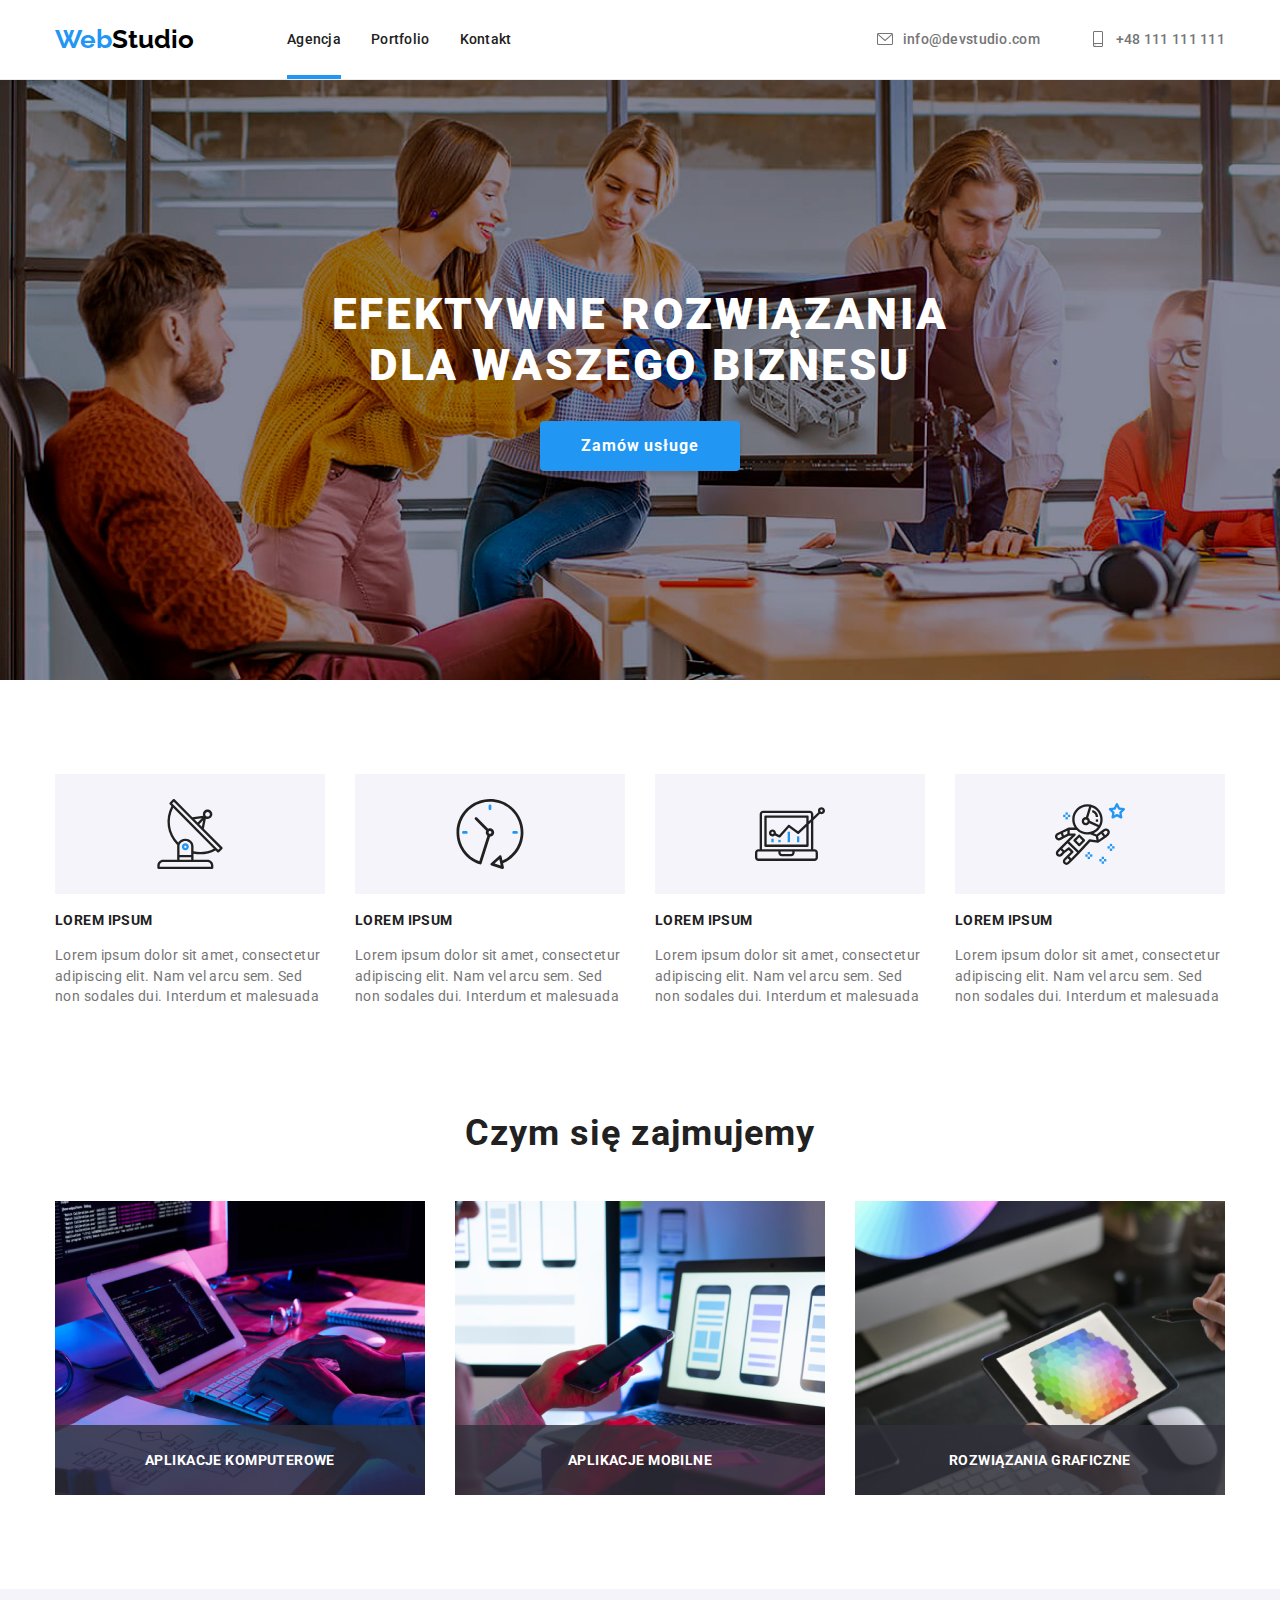
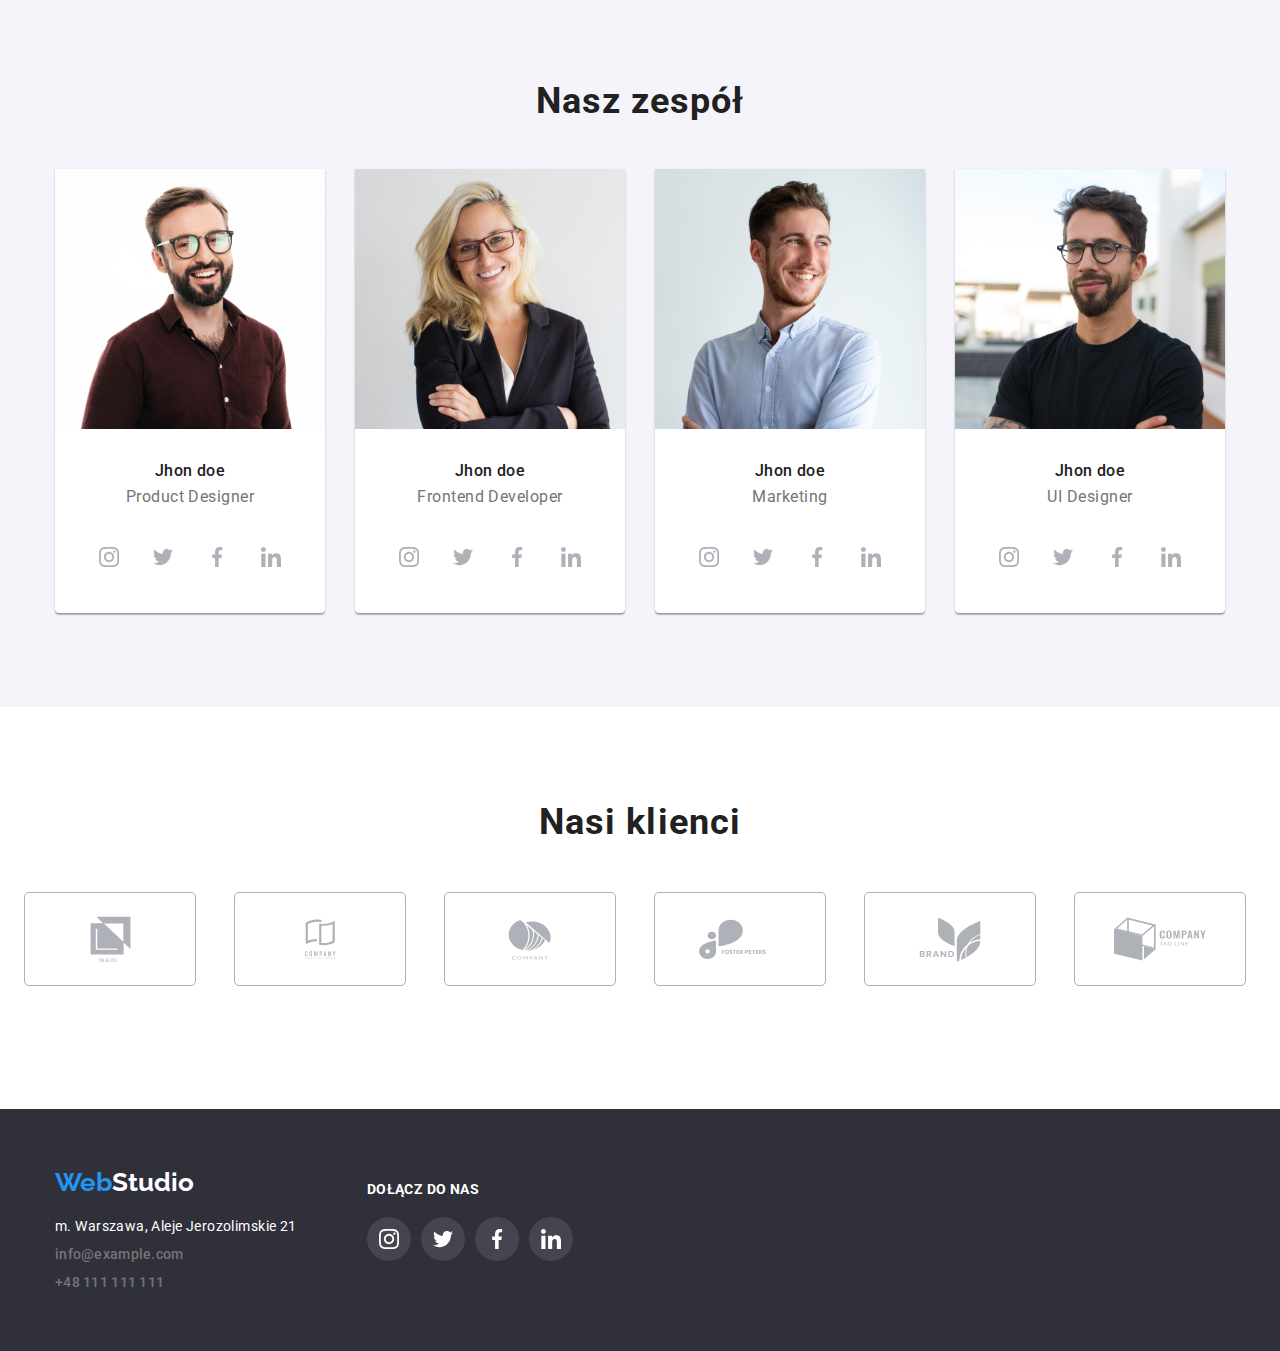
<file: index.html>
<!DOCTYPE html>
<html lang="en">
  <head>
    <meta charset="UTF-8" />
    <meta http-equiv="X-UA-Compatible" content="IE=edge" />
    <meta name="viewport" content="width=device-width, initial-scale=1.0" />
    <title>Document</title>
    <link rel="stylesheet" href="./css/normalise.css" />
    <link rel="stylesheet" href="./css/styles.css" />
    <link rel="preconnect" href="https://fonts.googleapis.com" />
    <link rel="preconnect" href="https://fonts.gstatic.com" crossorigin />
    <link
      href="https://fonts.googleapis.com/css2?family=Raleway:wght@700&family=Roboto:wght@400;500;700;900&display=swap"
      rel="stylesheet"
    />
  </head>
  <body>
    <header>
      <section class="main-section">
        <div class="container">
          <div class="main-flex">
            <div class="logo-link-wraper">
              <div class="logo">
                <a href="./index.html" class="link">
                  <span class="web">Web</span
                  ><span class="webstudio">Studio</span></a
                >
              </div>
              <nav class="navigation">
                <ul class="movement-links">
                  <li><a class="visited-a" href="./index.html">Agencja</a></li>
                  <li><a href="./portfolio.html">Portfolio</a></li>
                  <li><a href="/kontakt"> Kontakt</a></li>
                </ul>
              </nav>
            </div>
            <div class="contact-wrapper">
              <ul class="contacts">
                <li class="mail">
                  <a class="contatcs-width" href="mailto:info@devstudio.com">
                    <svg class="mail-icon" height="12px">
                      <use href="./images/icons.svg#icon-envelope"></use>
                    </svg>
                    <span>info@devstudio.com</span>
                  </a>
                </li>
                <li class="phone">
                  <a class="contatcs-width" href="tel:+48111111111">
                    <svg class="phone-icon" width="10px" height="16px">
                      <use href="./images/icons.svg#icon-smartphone"></use>
                    </svg>
                    <span>+48 111 111 111</span></a
                  >
                </li>
              </ul>
            </div>
          </div>
        </div>
      </section>
    </header>

    <main>
      <section class="order-section">
        <div class="container">
          <div class="order-class">
            <h1>EFEKTYWNE ROZWIĄZANIA DLA WASZEGO BIZNESU</h1>
            <div class="button-spacing">
              <button type="button" data-modal-open>Zamów usługe</button>
            </div>
          </div>
        </div>
      </section>
      <section class="lorem-ipsum-section">
        <div class="container">
          <div class="lorem-ipsum-padding">
            <ul class="lorem-ipsum">
              <li>
                <div class="lorem-svg">
                  <svg width="70" height="70">
                    <use href="./images/icons.svg#icon-antenna"></use>
                  </svg>
                </div>
                <h4>LOREM IPSUM</h4>
                <p>
                  Lorem ipsum dolor sit amet, consectetur adipiscing elit. Nam
                  vel arcu sem. Sed non sodales dui. Interdum et malesuada
                </p>
              </li>
              <li>
                <div class="lorem-svg">
                  <svg width="70" height="70">
                    <use href="./images/icons.svg#icon-clock"></use>
                  </svg>
                </div>
                <h4>LOREM IPSUM</h4>
                <p>
                  Lorem ipsum dolor sit amet, consectetur adipiscing elit. Nam
                  vel arcu sem. Sed non sodales dui. Interdum et malesuada
                </p>
              </li>
              <li>
                <div class="lorem-svg">
                  <svg width="70" height="70">
                    <use href="./images/icons.svg#icon-diagram"></use>
                  </svg>
                </div>
                <h4>LOREM IPSUM</h4>
                <p>
                  Lorem ipsum dolor sit amet, consectetur adipiscing elit. Nam
                  vel arcu sem. Sed non sodales dui. Interdum et malesuada
                </p>
              </li>
              <li>
                <div class="lorem-svg">
                  <svg width="70" height="70">
                    <use href="./images/icons.svg#icon-astronaut"></use>
                  </svg>
                </div>
                <h4>LOREM IPSUM</h4>
                <p>
                  Lorem ipsum dolor sit amet, consectetur adipiscing elit. Nam
                  vel arcu sem. Sed non sodales dui. Interdum et malesuada
                </p>
              </li>
            </ul>
          </div>
        </div>
      </section>
      <section class="what-we-do-section">
        <div class="container">
          <div class="what-we-do-wrapper">
            <h2 class="what-we-do">Czym się zajmujemy</h2>
            <ul class="pictures-what-we-do">
              <li>
                <figue class="pictures-what-we-do-box">
                  <img
                    src="./images/box1.jpg"
                    alt="kodowanie"
                    width="370"
                    height="294"
                  />
                  <figcaption class="pictures-what-we-do-desrciption">
                    <h5>Aplikacje komputerowe</h5>
                  </figcaption>
                </figue>
              </li>
              <li>
                <figure class="pictures-what-we-do-box">
                  <img
                    src="./images/box2.jpg"
                    alt="tworzenie aplikacje"
                    width="370"
                    height="294"
                  />
                  <figcaption class="pictures-what-we-do-desrciption">
                    <h5>Aplikacje mobilne</h5>
                  </figcaption>
                </figure>
              </li>
              <li>
                <figure class="pictures-what-we-do-box">
                  <img
                    src="./images/box3.jpg"
                    alt="tworzenie grafiki"
                    width="370"
                    height="294"
                  />
                  <figcaption class="pictures-what-we-do-desrciption">
                    <h5>Rozwiązania graficzne</h5>
                  </figcaption>
                </figure>
              </li>
            </ul>
          </div>
        </div>
      </section>

      <section class="team-section">
        <div class="container">
          <div class="team-wrapper">
            <h2 class="team">Nasz zespół</h2>
            <ul class="team-description">
              <li>
                <figure class="team-box">
                  <img
                    src="./images/jhon-doe1.jpg"
                    alt="zdjęcie przedstawia jhon doe, uśmiechający sie mężczyzna z brodą krótkimi włosami i okularami"
                    width="270"
                    height="260"
                  />
                  <figcaption>
                    <h4>Jhon doe</h4>
                    <p>Product Designer</p>
                    <ul class="social-media">
                      <li>
                        <svg width="44px" height="44px">
                          <use
                            x="12"
                            y="12"
                            href="./images/icons.svg#icon-instagram"
                            width="20px"
                            height="20px"
                          ></use>
                        </svg>
                      </li>
                      <li>
                        <svg width="44px" height="44px">
                          <use
                            x="12"
                            y="12"
                            href="./images/icons.svg#icon-twitter"
                            width="20px"
                            height="20px"
                          ></use>
                        </svg>
                      </li>
                      <li>
                        <svg width="44px" height="44px">
                          <use
                            x="12"
                            y="12"
                            href="./images/icons.svg#icon-facebook"
                            width="20px"
                            height="20px"
                          ></use>
                        </svg>
                      </li>
                      <li>
                        <svg width="44px" height="44px">
                          <use
                            x="12"
                            y="12"
                            href="./images/icons.svg#icon-linkedin"
                            width="20px"
                            height="20px"
                          ></use>
                        </svg>
                      </li>
                    </ul>
                  </figcaption>
                </figure>
              </li>
              <li>
                <figure class="team-box">
                  <img
                    src="./images/jhon-doe2.jpg"
                    alt=" zdjęcie przedstawia jhon doe, uśmiechającą się kobiete w okularach z długimi blond włosami"
                    width="270"
                    height="260"
                  />
                  <figcaption>
                    <h4>Jhon doe</h4>
                    <p>Frontend Developer</p>
                    <ul class="social-media">
                      <li>
                        <svg width="44px" height="44px">
                          <use
                            x="12"
                            y="12"
                            href="./images/icons.svg#icon-instagram"
                            width="20px"
                            height="20px"
                          ></use>
                        </svg>
                      </li>
                      <li>
                        <svg width="44px" height="44px">
                          <use
                            x="12"
                            y="12"
                            href="./images/icons.svg#icon-twitter"
                            width="20px"
                            height="20px"
                          ></use>
                        </svg>
                      </li>
                      <li>
                        <svg width="44px" height="44px">
                          <use
                            x="12"
                            y="12"
                            href="./images/icons.svg#icon-facebook"
                            width="20px"
                            height="20px"
                          ></use>
                        </svg>
                      </li>
                      <li>
                        <svg width="44px" height="44px">
                          <use
                            x="12"
                            y="12"
                            href="./images/icons.svg#icon-linkedin"
                            width="20px"
                            height="20px"
                          ></use>
                        </svg>
                      </li>
                    </ul>
                  </figcaption>
                </figure>
              </li>
              <li>
                <figure class="team-box">
                  <img
                    src="./images/jhon-doe3.jpg"
                    alt=" zdjęcie przedstawia jhon doe,  uśmiechającego sie mężczyzne o krótkich włosach z brodą  "
                    width="270"
                    height="260"
                  />
                  <figcaption>
                    <h4>Jhon doe</h4>
                    <p>Marketing</p>
                    <ul class="social-media">
                      <li>
                        <svg width="44px" height="44px">
                          <use
                            x="12"
                            y="12"
                            href="./images/icons.svg#icon-instagram"
                            width="20px"
                            height="20px"
                          ></use>
                        </svg>
                      </li>
                      <li>
                        <svg width="44px" height="44px">
                          <use
                            x="12"
                            y="12"
                            href="./images/icons.svg#icon-twitter"
                            width="20px"
                            height="20px"
                          ></use>
                        </svg>
                      </li>
                      <li>
                        <svg width="44px" height="44px">
                          <use
                            x="12"
                            y="12"
                            href="./images/icons.svg#icon-facebook"
                            width="20px"
                            height="20px"
                          ></use>
                        </svg>
                      </li>
                      <li>
                        <svg width="44px" height="44px">
                          <use
                            x="12"
                            y="12"
                            href="./images/icons.svg#icon-linkedin"
                            width="20px"
                            height="20px"
                          ></use>
                        </svg>
                      </li>
                    </ul>
                  </figcaption>
                </figure>
              </li>
              <li>
                <figure class="team-box">
                  <img
                    src="./images/jhon-doe4.jpg"
                    alt="zdjęcie przedstawia jhon doe, uśmiechający sie mężczyzna z brodą krótkimi włosami i okularami "
                    width="270"
                    height="260"
                  />
                  <h4>Jhon doe</h4>
                  <p>UI Designer</p>
                  <ul class="social-media">
                    <li>
                      <svg width="44px" height="44px">
                        <use
                          x="12"
                          y="12"
                          href="./images/icons.svg#icon-instagram"
                          width="20px"
                          height="20px"
                        ></use>
                      </svg>
                    </li>
                    <li>
                      <svg width="44px" height="44px">
                        <use
                          x="12"
                          y="12"
                          href="./images/icons.svg#icon-twitter"
                          width="20px"
                          height="20px"
                        ></use>
                      </svg>
                    </li>
                    <li>
                      <svg width="44px" height="44px">
                        <use
                          x="12"
                          y="12"
                          href="./images/icons.svg#icon-facebook"
                          width="20px"
                          height="20px"
                        ></use>
                      </svg>
                    </li>
                    <li>
                      <svg width="44px" height="44px">
                        <use
                          x="12"
                          y="12"
                          href="./images/icons.svg#icon-linkedin"
                          width="20px"
                          height="20px"
                        ></use>
                      </svg>
                    </li>
                  </ul>
                </figure>
              </li>
            </ul>
          </div>
        </div>
      </section>
      <section>
        <div class="container"></div>
        <div class="clients-wrapper">
          <h2 class="our-clients">Nasi klienci</h2>
          <ul class="clients">
            <li>
              <a class="clients-link svg-container">
                <svg width="41" height="46.7">
                  <use href="./images/icons.svg#icon-Union"></use>
                </svg>
              </a>
            </li>
            <li>
              <a>
                <div class="svg-container">
                  <svg width="40.47" height="40.05">
                    <use href="./images/icons.svg#icon-group"></use>
                  </svg>
                </div>
              </a>
            </li>
            <li>
              <a href="#">
                <div class="svg-container">
                  <svg width="43.46" height="41px">
                    <use href="./images/icons.svg#icon-group-1"></use>
                  </svg>
                </div>
              </a>
            </li>
            <li>
              <a>
                <div class="svg-container">
                  <svg width="84.44" height="40.62">
                    <use href="./images/icons.svg#icon-group-2"></use>
                  </svg>
                </div>
              </a>
            </li>
            <li>
              <a>
                <div class="svg-container">
                  <svg width="62.54" height="45.43">
                    <use href="./images/icons.svg#icon-group-3"></use>
                  </svg>
                </div>
              </a>
            </li>
            <li>
              <a>
                <div class="svg-container">
                  <svg width="93.79px" height="43.93">
                    <use href="./images/icons.svg#icon-group-4"></use>
                  </svg>
                </div>
              </a>
            </li>
          </ul>
        </div>
      </section>
    </main>

    <footer class="footer">
      <section class="contact-section">
        <div class="container">
          <div class="contacts-bellow-wrapper footer-flex">
            <div>
              <a href="./index.html" class="link">
                <span class="web">Web</span
                ><span class="webstudio2">Studio</span></a
              >
              <ul class="contacts-bellow">
                <li><address>m. Warszawa, Aleje Jerozolimskie 21</address></li>
                <li class="contacts-bellow-padding">
                  <a href="mailto:info@example.com">info@example.com</a>
                </li>
                <li class="contacts-bellow-padding">
                  <a href="tel:+48111111111">+48 111 111 111</a>
                </li>
              </ul>
            </div>
            <div class="social-bellow">
              <h4 class="join-us">Dołącz do nas</h4>
              <ul class="social-media-bellow">
                <li>
                  <svg width="44px" height="44px">
                    <use
                      x="12"
                      y="12"
                      href="./images/icons.svg#icon-instagram"
                      width="20px"
                      height="20px"
                    ></use>
                  </svg>
                </li>
                <li>
                  <svg width="44px" height="44px">
                    <use
                      x="12"
                      y="12"
                      href="./images/icons.svg#icon-twitter"
                      width="20px"
                      height="20px"
                    ></use>
                  </svg>
                </li>
                <li>
                  <svg width="44px" height="44px">
                    <use
                      x="12"
                      y="12"
                      href="./images/icons.svg#icon-facebook"
                      width="20px"
                      height="20px"
                    ></use>
                  </svg>
                </li>
                <li>
                  <svg width="44px" height="44px">
                    <use
                      x="12"
                      y="12"
                      href="./images/icons.svg#icon-linkedin"
                      width="20px"
                      height="20px"
                    ></use>
                  </svg>
                </li>
              </ul>
            </div>
          </div>
        </div>
      </section>
    </footer>
    <div class="backdrop is-hidden" data-modal>
      <div class="modal">
        <button class="modal-button" data-modal-close>
          <svg width="11px" height="11px">
            <use href="./images/icons.svg#icon-x"></use>
          </svg>
        </button>
      </div>
    </div>
    <script src="./modal.js"></script>
  </body>
</html>
</file>
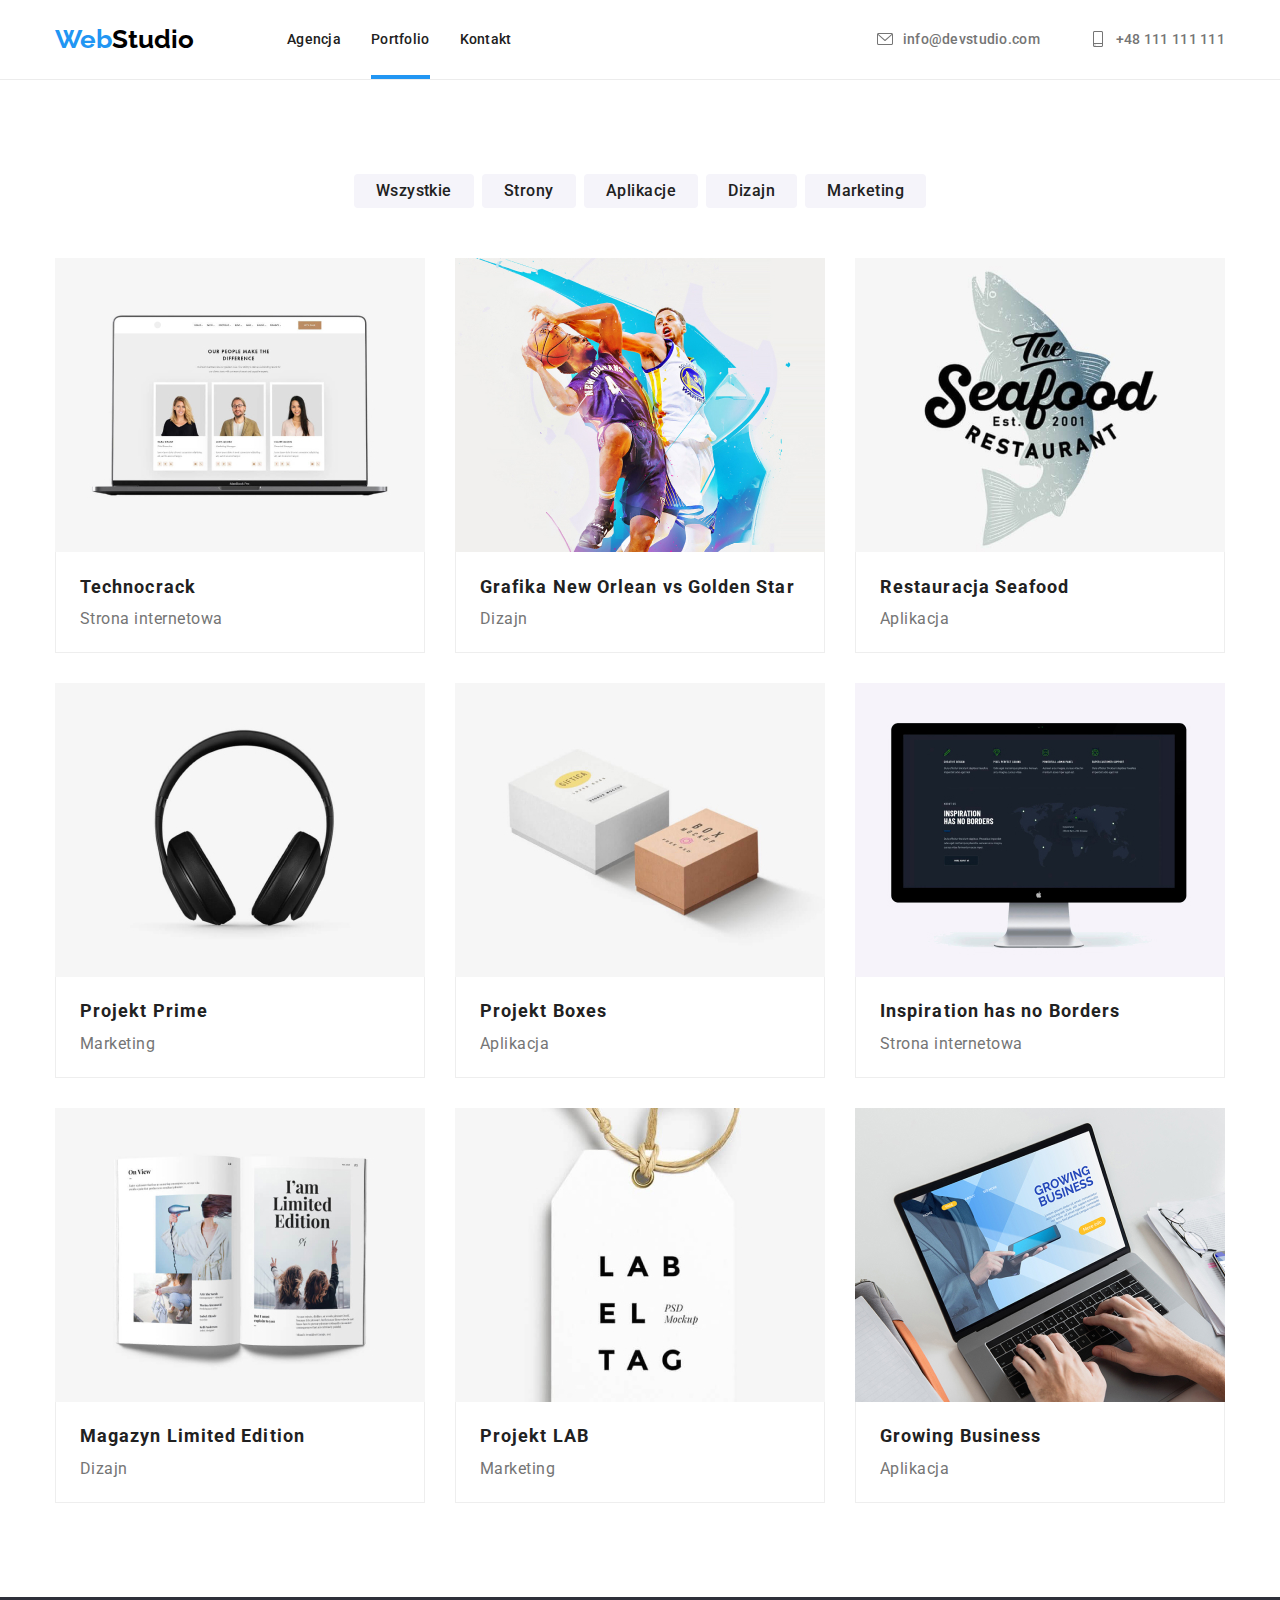
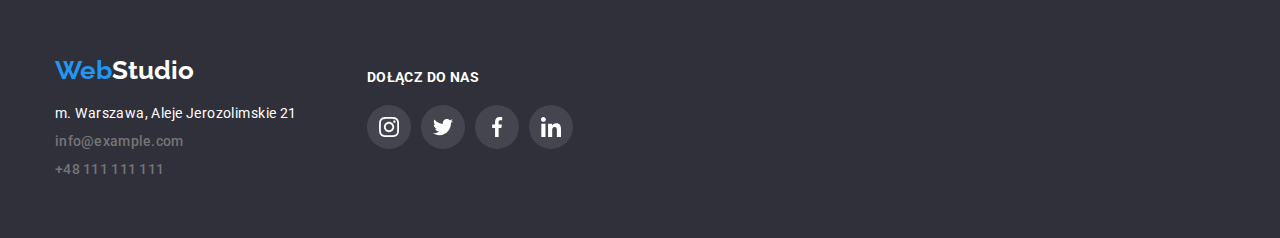
<file: portfolio.html>
<!DOCTYPE html>
<html lang="en">
  <head>
    <meta charset="UTF-8" />
    <meta http-equiv="X-UA-Compatible" content="IE=edge" />
    <meta name="viewport" content="width=device-width, initial-scale=1.0" />
    <title>Document</title>
    <link rel="stylesheet" href="./css/normalise.css" />
    <link rel="stylesheet" href="./css/styles.css" />
    <link rel="preconnect" href="https://fonts.googleapis.com" />
    <link rel="preconnect" href="https://fonts.gstatic.com" crossorigin />
    <link
      href="https://fonts.googleapis.com/css2?family=Raleway:wght@700&family=Roboto:wght@400;500;700;900&display=swap"
      rel="stylesheet"
    />
  </head>
  <body>
    <header>
      <section class="main-section">
        <div class="container">
          <div class="main-flex">
            <div class="logo-link-wraper">
              <div class="logo">
                <a href="./index.html" class="link">
                  <span class="web">Web</span
                  ><span class="webstudio">Studio</span></a
                >
              </div>
              <nav class="navigation">
                <ul class="movement-links">
                  <li><a href="./index.html">Agencja</a></li>
                  <li>
                    <a class="visited-p" href="./portfolio.html">Portfolio</a>
                  </li>
                  <li><a href="/kontakt"> Kontakt</a></li>
                </ul>
              </nav>
            </div>
            <div class="contact-wrapper">
              <ul class="contacts">
                <li class="mail">
                  <a class="contatcs-width" href="mailto:info@devstudio.com">
                    <svg class="mail-icon" height="12px">
                      <use href="./images/icons.svg#icon-envelope"></use>
                    </svg>
                    <span>info@devstudio.com</span>
                  </a>
                </li>
                <li class="phone">
                  <a class="contatcs-width" href="tel:+48111111111">
                    <svg class="phone-icon" width="10px" height="16px">
                      <use href="./images/icons.svg#icon-smartphone"></use>
                    </svg>
                    <span>+48 111 111 111</span></a
                  >
                </li>
              </ul>
            </div>
          </div>
        </div>
      </section>
    </header>

    <main>
      <div class="container">
        <ul class="portfolio-buttons">
          <li><button type="button">Wszystkie</button></li>
          <li><button type="button">Strony</button></li>
          <li><button type="button">Aplikacje</button></li>
          <li><button type="button">Dizajn</button></li>
          <li><button type="button">Marketing</button></li>
        </ul>
        <ul class="project-list">
          <li>
            <figure class="project-list-box">
              <div class="project-list-container">
                <img
                  src="./images/portfolio1.jpg"
                  alt=""
                  width="370"
                  height="294"
                />
                <div class="project-list-overlay">
                  <span class="project-list-text">
                    Technocrack jest popularną platformą wykorzystywaną do
                    rozpowszechniania koronawirusa. Firmy wykorzystują tę
                    platformę do celów szpiegowskich i ataków na
                    niezabezpieczone serwery konkurencji
                  </span>
                </div>
              </div>
              <figcaption>
                <div class="project-box">
                  <h4>Technocrack</h4>
                  <p>Strona internetowa</p>
                </div>
              </figcaption>
            </figure>
          </li>
          <li>
            <figure class="project-list-box">
              <div class="project-list-container">
                <img
                  src="./images/portfolio2.jpg"
                  alt=""
                  width="370"
                  height="294"
                />
                <div class="project-list-overlay">
                  <span class="project-list-text">
                    Technocrack jest popularną platformą wykorzystywaną do
                    rozpowszechniania koronawirusa. Firmy wykorzystują tę
                    platformę do celów szpiegowskich i ataków na
                    niezabezpieczone serwery konkurencji
                  </span>
                </div>
              </div>
              <figcaption>
                <div class="project-box">
                  <h4>Grafika New Orlean vs Golden Star</h4>
                  <p>Dizajn</p>
                </div>
              </figcaption>
            </figure>
          </li>
          <li>
            <figure class="project-list-box">
              <div class="project-list-container">
                <img
                  src="./images/portfolio3.jpg"
                  alt=""
                  width="370"
                  height="294"
                />
                <div class="project-list-overlay">
                  <span class="project-list-text">
                    Technocrack jest popularną platformą wykorzystywaną do
                    rozpowszechniania koronawirusa. Firmy wykorzystują tę
                    platformę do celów szpiegowskich i ataków na
                    niezabezpieczone serwery konkurencji
                  </span>
                </div>
              </div>
              <figcaption>
                <div class="project-box">
                  <h4>Restauracja Seafood</h4>
                  <p>Aplikacja</p>
                </div>
              </figcaption>
            </figure>
          </li>
          <li>
            <figure class="project-list-box">
              <div class="project-list-container">
                <img
                  src="./images/portfolio4.jpg"
                  alt=""
                  width="370"
                  height="294"
                />
                <div class="project-list-overlay">
                  <span class="project-list-text">
                    Technocrack jest popularną platformą wykorzystywaną do
                    rozpowszechniania koronawirusa. Firmy wykorzystują tę
                    platformę do celów szpiegowskich i ataków na
                    niezabezpieczone serwery konkurencji
                  </span>
                </div>
              </div>
              <figcaption>
                <div class="project-box">
                  <h4>Projekt Prime</h4>
                  <p>Marketing</p>
                </div>
              </figcaption>
            </figure>
          </li>
          <li>
            <figure class="project-list-box">
              <div class="project-list-container">
                <img
                  src="./images/portfolio5.jpg"
                  alt=""
                  width="370"
                  height="294"
                />
                <div class="project-list-overlay">
                  <span class="project-list-text">
                    Technocrack jest popularną platformą wykorzystywaną do
                    rozpowszechniania koronawirusa. Firmy wykorzystują tę
                    platformę do celów szpiegowskich i ataków na
                    niezabezpieczone serwery konkurencji
                  </span>
                </div>
              </div>
              <figcaption>
                <div class="project-box">
                  <h4>Projekt Boxes</h4>
                  <p>Aplikacja</p>
                </div>
              </figcaption>
            </figure>
          </li>
          <li>
            <figure class="project-list-box">
              <div class="project-list-container">
                <img
                  src="./images/portfolio6.jpg"
                  alt=""
                  width="370"
                  height="294"
                />
                <div class="project-list-overlay">
                  <span class="project-list-text">
                    Technocrack jest popularną platformą wykorzystywaną do
                    rozpowszechniania koronawirusa. Firmy wykorzystują tę
                    platformę do celów szpiegowskich i ataków na
                    niezabezpieczone serwery konkurencji
                  </span>
                </div>
              </div>
              <figcaption>
                <div class="project-box">
                  <h4>Inspiration has no Borders</h4>
                  <p>Strona internetowa</p>
                </div>
              </figcaption>
            </figure>
          </li>
          <li>
            <figure class="project-list-box">
              <div class="project-list-container">
                <img
                  src="./images/portfolio7.jpg"
                  alt=""
                  width="370"
                  height="294"
                />
                <div class="project-list-overlay">
                  <span class="project-list-text">
                    Technocrack jest popularną platformą wykorzystywaną do
                    rozpowszechniania koronawirusa. Firmy wykorzystują tę
                    platformę do celów szpiegowskich i ataków na
                    niezabezpieczone serwery konkurencji
                  </span>
                </div>
              </div>
              <figcaption>
                <div class="project-box">
                  <h4>Magazyn Limited Edition</h4>
                  <p>Dizajn</p>
                </div>
              </figcaption>
            </figure>
          </li>
          <li>
            <figure class="project-list-box">
              <div class="project-list-container">
                <img
                  src="./images/portfolio8.jpg"
                  alt=""
                  width="370"
                  height="294"
                />
                <div class="project-list-overlay">
                  <span class="project-list-text">
                    Technocrack jest popularną platformą wykorzystywaną do
                    rozpowszechniania koronawirusa. Firmy wykorzystują tę
                    platformę do celów szpiegowskich i ataków na
                    niezabezpieczone serwery konkurencji
                  </span>
                </div>
              </div>
              <figcaption>
                <div class="project-box">
                  <h4>Projekt LAB</h4>
                  <p>Marketing</p>
                </div>
              </figcaption>
            </figure>
          </li>
          <li>
            <figure class="project-list-box">
              <div class="project-list-container">
                <img
                  src="./images/portfolio9.jpg"
                  alt=""
                  width="370"
                  height="294"
                />
                <div class="project-list-overlay">
                  <span class="project-list-text">
                    Technocrack jest popularną platformą wykorzystywaną do
                    rozpowszechniania koronawirusa. Firmy wykorzystują tę
                    platformę do celów szpiegowskich i ataków na
                    niezabezpieczone serwery konkurencji
                  </span>
                </div>
              </div>
              <figcaption>
                <div class="project-box">
                  <h4>Growing Business</h4>
                  <p>Aplikacja</p>
                </div>
              </figcaption>
            </figure>
          </li>
        </ul>
      </div>
    </main>

    <footer>
      <section class="contact-section">
        <div class="container">
          <div class="contacts-bellow-wrapper footer-flex">
            <div>
              <a href="./index.html" class="link">
                <span class="web">Web</span
                ><span class="webstudio2">Studio</span></a
              >
              <ul class="contacts-bellow">
                <li><address>m. Warszawa, Aleje Jerozolimskie 21</address></li>
                <li class="contacts-bellow-padding">
                  <a href="mailto:info@example.com">info@example.com</a>
                </li>
                <li class="contacts-bellow-padding">
                  <a href="tel:+48111111111">+48 111 111 111</a>
                </li>
              </ul>
            </div>
            <div class="social-bellow">
              <h4 class="join-us">Dołącz do nas</h4>
              <ul class="social-media-bellow">
                <li>
                  <svg width="44px" height="44px">
                    <use
                      x="12"
                      y="12"
                      href="./images/icons.svg#icon-instagram"
                      width="20px"
                      height="20px"
                    ></use>
                  </svg>
                </li>
                <li>
                  <svg width="44px" height="44px">
                    <use
                      x="12"
                      y="12"
                      href="./images/icons.svg#icon-twitter"
                      width="20px"
                      height="20px"
                    ></use>
                  </svg>
                </li>
                <li>
                  <svg width="44px" height="44px">
                    <use
                      x="12"
                      y="12"
                      href="./images/icons.svg#icon-facebook"
                      width="20px"
                      height="20px"
                    ></use>
                  </svg>
                </li>
                <li>
                  <svg width="44px" height="44px">
                    <use
                      x="12"
                      y="12"
                      href="./images/icons.svg#icon-linkedin"
                      width="20px"
                      height="20px"
                    ></use>
                  </svg>
                </li>
              </ul>
            </div>
          </div>
        </div>
      </section>
    </footer>
    <script src="./modal.js"></script>
  </body>
</html>
</file>
<file: css/styles.css>
:root {
  --brand-color: #212121;
  --background-color: #ffffff;
  --background-color2: #2f303a;
  --icon-color: #757575;
  --hover-color: #2196f3;
  --background-color3: #f5f4fa;
  --clients-color: #afb1b8;
  --icon-bellow: rgba(255, 255, 255, 1);
}
body {
  font-family: "Roboto", sans-serif;
  color: #212121;
}
.container {
  /* box-sizing: border-box;
      display: flex; */
  max-width: 1200px;
  width: 100%;
  align-items: center;
  margin: 0 auto;
  padding: 0 15px;
}
.web {
  color: #2196f3;
  font-family: "Raleway";
  font-style: normal;
  font-weight: 700;
  font-size: 26px;
  line-height: 100%;
}
.webstudio {
  font-family: "Raleway";
  font-style: normal;
  font-weight: 700;
  font-size: 26px;
  line-height: 100%;
  color: #000000;
}
.webstudio2 {
  font-family: "Raleway";
  font-style: normal;
  font-weight: 700;
  font-size: 26px;
  line-height: 100%;
  color: #ffffff;
}
.link {
  text-decoration: none;
}
.main-section {
  background-color: var(--background-color);
  display: flex;
  align-items: center;
  justify-content: space-around;
  /* position: absolute;
        width: 1600px;
        height: 80px;
        left: 0px;
        top: 0px; */
  border-bottom: 1px solid #ececec;
  width: 100%;
  height: 80px;
}

.order-section {
  background-color: var(--background-color2);
  background-image: linear-gradient(
    rgba(47, 48, 58, 0.4),
    rgba(255, 255, 255, 0)
  );
  background-image: url(../images/background-img.jpg);
  width: 1600px;
  margin: 0 auto;
  width: 100%;
}
.lorem-ipsum-section {
  background-color: var(--background-color);
  width: 100%;
}

.what-we-do-section {
  background-color: var(--background-color);
}
.team-section {
  background-color: var(--background-color3);
}
.contact-section {
  background-color: var(--background-color2);
  width: 100%;
}
.navigation {
  display: flex;
}
.movement-links {
  display: flex;
  width: 254px;
  gap: 30px;

  padding-left: 93px;
  box-sizing: content-box;
}

.movement-links a {
  text-decoration: none;
  font-weight: 500;
  font-size: 14px;
  line-height: 100%;
  letter-spacing: 0.02em;
  color: #212121;
  position: relative;
}
/* .movement-links a:hover:after {
  content: "";
  position: absolute;

  width: 100%;
  height: 4px;
  background-color: #2196f3;
  bottom: -32px;
  left: 0;
} */

.visited-a::after {
  content: "";
  position: absolute;

  width: 100%;
  height: 4px;
  background-color: #2196f3;
  bottom: -32px;
  left: 0;
}
.visited-p::after {
  content: "";
  position: absolute;

  width: 100%;
  height: 4px;
  background-color: #2196f3;
  bottom: -32px;
  left: 0;
}
.movement-links li {
  list-style-type: none;
}

.movement-links a:hover {
  color: #2196f3;
  transition-duration: 250ms;
  transition-timing-function: cubic-bezier(0.4, 0, 0.2, 1);
}

.contacts {
  display: flex;
  gap: 50px;
  width: auto;
  padding-left: 0px;
}
.contacts a {
  text-decoration: none;
  font-weight: 500;
  font-size: 14px;
  line-height: 100%;
  letter-spacing: 0.02em;
  color: #757575;
  display: flex;
  align-items: center;
}

.contacts address {
  font-size: 14px;
  line-height: 146%;
  /* or 171% */

  letter-spacing: 0.03em;

  color: #ffffff;
}
.contacts li {
  list-style-type: none;
}
.contacts a:hover {
  color: #2196f3;
  transition-duration: 250ms;
  transition-timing-function: cubic-bezier(0.4, 0, 0.2, 1);
}
.mail-icon {
  width: 16px;
  --color1: currentColor;
}
.phone-icon {
  --color1: currentColor;
  width: 16px;
}
.contacts a:hover svg {
  fill: #2196f3;
  transition-duration: 250ms;
  transition-timing-function: cubic-bezier(0.4, 0, 0.2, 1);
}
.order-class {
  height: 600px;
  display: flex;
  flex-direction: column;
  align-items: center;
  justify-content: center;
}
.order-section h1 {
  font-weight: 900;
  font-size: 44px;
  line-height: 116%;
  /* or 136% */

  text-align: center;
  letter-spacing: 0.06em;
  text-transform: uppercase;
  width: 696px;
  color: #ffffff;

  box-sizing: content-box;
  margin-top: 0px;
  margin-bottom: 0px;
  padding-bottom: 30px;
}
.order-section button {
  width: 200px;
  height: 50px;

  background: #2196f3;
  box-shadow: 0px 4px 4px rgba(0, 0, 0, 0.15);
  border-radius: 4px;
  font-weight: 700;
  font-size: 16px;
  line-height: 160%;
  /* identical to box height, or 188% */

  letter-spacing: 0.06em;
  color: #ffffff;
  cursor: pointer;
  font-family: "Roboto", sans-serif;

  border: none;
}
.order-section button:hover {
  background-color: #757575;
  color: #000000;
  transition-duration: 250ms;
  transition-timing-function: cubic-bezier(0.4, 0, 0.2, 1);
}
.lorem-ipsum {
  display: flex;
  justify-content: space-between;
  padding-left: 0px;
  margin-top: 94px;
  margin-bottom: 94px;
}
.lorem-svg {
  width: 270px;
  height: 120px;
  background-color: #f5f4fa;
  display: flex;
  justify-content: center;
  align-items: center;
}

.lorem-ipsum h4 {
  font-weight: 700;
  font-size: 14px;
  line-height: 100%;
  letter-spacing: 0.03em;
  text-transform: uppercase;
}
.lorem-ipsum p {
  font-size: 14px;
  line-height: 146%;
  /* or 171% */

  letter-spacing: 0.03em;

  color: #757575;
}
.lorem-ipsum li {
  list-style-type: none;
  width: 270px;
}
.what-we-do-wrapper {
  padding-bottom: 94px;
}
.what-we-do {
  font-weight: 700;
  font-size: 36px;
  line-height: 100%;
  text-align: center;
  letter-spacing: 0.03em;
  margin-top: 0px;
  margin-bottom: 0px;
  padding-bottom: 50px;
}
.pictures-what-we-do {
  display: flex;
  flex-direction: row;
  width: 1170px;
  justify-content: space-between;
  padding-left: 0px;
  margin-top: 0px;
  margin-bottom: 0px;
}
.pictures-what-we-do li {
  list-style-type: none;
}
.pictures-what-we-do-box {
  position: relative;
}
.pictures-what-we-do-box > img {
  display: block;
}
.pictures-what-we-do-desrciption {
  display: flex;
  position: absolute;
  background: rgba(47, 48, 58, 0.8);
  justify-content: center;
  align-items: center;
  width: 100%;

  bottom: 0;
}
.pictures-what-we-do-desrciption h5 {
  color: #ffffff;
  letter-spacing: 0.03em;
  font-weight: 700;
  font-size: 14px;
  line-height: 16px;
  text-transform: uppercase;
  margin-top: 27px;
  margin-bottom: 27px;
}
.team-wrapper {
  padding-top: 94px;
  padding-bottom: 94px;
}
.team {
  font-weight: 700;
  font-size: 36px;
  line-height: 100%;
  text-align: center;
  letter-spacing: 0.03em;
  margin-top: 0px;
  margin-bottom: 0px;
  padding-bottom: 50px;
}
.team-description {
  display: flex;
  justify-content: space-between;
  padding: 0 0;
  margin: 0 0;
}
.team-description h4 {
  font-weight: 500;
  font-size: 16px;
  line-height: 100%;
  /* identical to box height */

  text-align: center;
  letter-spacing: 0.03em;
  padding-top: 30px;
  margin-top: 0px;
  margin-bottom: 0px;
}
.team-description p {
  font-size: 16px;
  line-height: 100%;
  /* identical to box height */

  text-align: center;
  letter-spacing: 0.03em;

  color: #757575;
  margin-top: 0px;
  margin-bottom: 0px;
  padding-top: 10px;
  padding-bottom: 30px;
}
.team-description li {
  list-style-type: none;
}
.portfolio-buttons {
  display: flex;
  padding-left: 0px;
  justify-content: center;
  gap: 8px;
  margin: 0 0;
  padding-top: 94px;
  padding-bottom: 50px;
}
.portfolio-buttons button {
  cursor: pointer;
  border-radius: 4px;

  font-weight: 500;
  font-size: 16px;
  line-height: 139%;
  /* identical to box height, or 162% */

  text-align: center;
  letter-spacing: 0.03em;
  font-family: "Roboto", sans-serif;
  background-color: #f5f4fa;
  color: #212121;
  border: none;
  padding: 6px 22px 6px 22px;
}
.portfolio-buttons li {
  list-style-type: none;
}
.portfolio-buttons button:hover {
  background-color: #2196f3;
  color: #ffffff;
  filter: drop-shadow(0px 4px 4px rgba(0, 0, 0, 0.25));
}
.project-list {
  display: flex;
  flex-wrap: wrap;
  flex-basis: calc((100% - 60%) / 3);
  gap: 30px;
  padding-left: 0px;
  padding-bottom: 94px;
  margin: 0 0;
}
.project-list li {
  list-style-type: none;
}
.project-list h4 {
  font-weight: 700;
  font-size: 18px;
  line-height: 171%;
  /* identical to box height, or 200% */
  padding-right: 24px;
  padding-left: 24px;
  margin: 0 0;
  padding-bottom: 4px;
  padding-top: 20px;
  letter-spacing: 0.06em;
}
.project-list-text {
  font-weight: 400;
  font-size: 18px;
  line-height: 28px;

  letter-spacing: 0.03em;

  color: #ffffff;
}
.project-list p {
  font-size: 16px;
  line-height: 160%;
  /* identical to box height, or 188% */

  letter-spacing: 0.03em;

  color: #757575;
  padding-left: 24px;
  padding-right: 24px;
  padding-bottom: 20px;
  margin: 0 0;
}
.project-list figure:hover {
  box-shadow: 0px 1px 1px rgba(0, 0, 0, 0.12), 0px 4px 4px rgba(0, 0, 0, 0.06),
    1px 4px 6px rgba(0, 0, 0, 0.16);
  cursor: pointer;
}
.project-list-container {
  position: relative;
  overflow: hidden;
}
.project-list-overlay {
  position: absolute;
  width: 100%;
  height: 100%;
  padding: 49px 45px 49px 24px;
}
.project-list-box:hover .project-list-overlay {
  transform: translate(0%, -100%);
  transition: 250ms cubic-bezier(0.4, 0, 0.2, 1);
  background: rgba(33, 150, 243, 0.9);
  height: 100%;
}

.logo {
  display: flex;
}
.main-section-portfolio {
  background-color: var(--background-color);
  display: flex;
  align-items: center;
  justify-content: space-around;
  border-bottom: 1px solid #ececec;
}

figure {
  margin: 0px 0px;
}
.contacts-bellow {
  padding-top: 20px;
  padding-left: 0px;
  margin-top: 0px;
  margin-bottom: 0px;
}
.contacts-bellow a {
  text-decoration: none;
  font-weight: 500;
  font-size: 14px;
  line-height: 100%;
  letter-spacing: 0.02em;
  color: #757575;
}
.contacts-bellow-wrapper {
  padding-top: 60px;
  padding-bottom: 60px;
}
.contacts-bellow address {
  font-size: 14px;
  line-height: 146%;
  /* or 171% */

  letter-spacing: 0.03em;

  color: #ffffff;
  font-style: normal;
}
.contacts-bellow li {
  list-style-type: none;
}
.contacts-bellow a:hover {
  color: #2196f3;
}
.team-box {
  background-color: #ffffff;
  border-radius: 0px 0px 4px 4px;
  box-shadow: 0px 1px 3px rgba(0, 0, 0, 0.12), 0px 1px 1px rgba(0, 0, 0, 0.14),
    0px 2px 1px rgba(0, 0, 0, 0.2);
}
.main-flex {
  display: flex;
  align-items: center;
  justify-content: space-between;
}
.project-box {
  background: #ffffff;
  border-bottom: 1px solid #eeeeee;
  border-left: 1px solid #eeeeee;
  border-right: 1px solid #eeeeee;
  margin-top: -5px;
}
.logo-link-wraper {
  display: flex;
  align-items: center;
}

.mail {
  display: flex;
  align-items: center;
  justify-content: space-between;
}
.phone {
  display: flex;
  align-items: center;
}
.contacts-bellow-padding {
  padding-top: 9px;
}
.social-media {
  display: flex;
  padding-left: 32px;
}
.social-media svg {
  margin-right: 10px;
  margin-bottom: 30px;
  border-radius: 100%;
}
.social-media svg:hover {
  background-color: #2196f3;
  --color1: var(--background-color);
  border-radius: 100%;
  cursor: pointer;
  transition-duration: 250ms;
  transition-timing-function: cubic-bezier(0.4, 0, 0.2, 1);
}
.clients-wrapper {
  padding-top: 94px;
  padding-bottom: 94px;
}
.our-clients {
  font-weight: 700;
  font-size: 36px;
  line-height: 42px;
  text-align: center;
  letter-spacing: 0.03em;

  color: #212121;
  margin-top: 0px;
  margin-bottom: 50px;
}
.clients {
  display: flex;
  gap: 30px;
  justify-content: center;
  padding-left: 0px;
  margin-top: 0px;
  margin-bottom: 0px;
}
.clients li {
  list-style-type: none;
}
.clients svg {
  --color1: var(--clients-color);
}
.clients svg:hover {
  --color1: var(--hover-color);
  --color1: var(--hover-color);
  outline-color: #2196f3;
  transition-duration: 250ms;
  transition-timing-function: cubic-bezier(0.4, 0, 0.2, 1);
}
.clients-link {
  text-decoration: none;
  color: var(--clients-color);
  transition: color 250ms cubic-bezier(0.4, 0, 0.2, 1);
}
.social-media li {
  list-style-type: none;
}
.footer-flex {
  display: flex;
}

.social-media-bellow {
  display: flex;
  padding-left: 0px;
  margin-top: 0px;
  margin-bottom: 0px;
}
.social-media-bellow svg {
  --color1: var(--icon-bellow);
  border-radius: 100%;
}

.social-media-bellow svg:hover {
  background-color: #2196f3;
  --color4: var(--background-color);
  border-radius: 100%;
  cursor: pointer;
  transition-duration: 250ms;
  transition-timing-function: cubic-bezier(0.4, 0, 0.2, 1);
}
.social-media-bellow li {
  list-style-type: none;
  height: 44px;
  background: rgba(255, 255, 255, 0.1);
  border-radius: 100%;
  margin-right: 10px;
}
.join-us {
  font-size: 14px;
  line-height: 16px;
  letter-spacing: 0.03em;
  text-transform: uppercase;

  color: #ffffff;
  margin-top: 0px;
  margin-bottom: 20px;
}
.social-bellow {
  margin-top: 12px;
  margin-left: 70px;
}
.svg-container {
  margin-right: 10px;
  margin-bottom: 30px;
  background: rgba(255, 255, 255, 0.1);
  border-radius: 100%;
  border-radius: 4px;
  outline: 1px solid #afb1b8;
  width: 170px;
  height: 92px;
  display: flex;
  justify-content: center;
  align-items: center;
}
.svg-container:hover svg {
  --color4: var(--hover-color);
  --color1: var(--hover-color);
}
.svg-container:hover {
  outline-color: #2196f3;
  cursor: pointer;
  transition: color 250ms cubic-bezier(0.4, 0, 0.2, 1);
}
.contatcs-width {
  width: auto;
}
.contatcs-width span {
  padding-left: 10px;
}
.is-hidden {
  opacity: 0;
  visibility: hidden;
  pointer-events: none;
}
.backdrop {
  position: fixed;
  display: flex;
  left: 0;
  top: 0;
  width: 100%;
  height: 100%;
  background-color: rgba(0 0 0 / 0.2);
  transition: scale(1);
}
.modal {
  width: 528px;
  height: 581px;
  background-color: #ffffff;
  margin: auto;
  padding: 14px;
  display: flex;
  opacity: inherit;
  visibility: inherit;
  transition-property: visibility, opacity;
  transition-duration: 400ms;
  transition-timing-function: cubic-bezier(0.4, 0, 0.2, 1);
}
.modal-button {
  border-radius: 100%;
  cursor: pointer;
  width: 30px;
  height: 30px;
  border: 1px solid rgba(0, 0, 0, 0.1);
  background-color: rgba(255, 255, 255, 1);
  margin-left: 470px;
}
</file>
<file: css/normalise.css>
/*! modern-normalize v1.1.0 | MIT License | https://github.com/sindresorhus/modern-normalize */

/*
Document
========
*/

/**
Use a better box model (opinionated).
*/

*,
::before,
::after {
  box-sizing: border-box;
}

/**
Use a more readable tab size (opinionated).
*/

html {
  -moz-tab-size: 4;
  tab-size: 4;
}

/**
1. Correct the line height in all browsers.
2. Prevent adjustments of font size after orientation changes in iOS.
*/

html {
  line-height: 1.15; /* 1 */
  -webkit-text-size-adjust: 100%; /* 2 */
}

/*
Sections
========
*/

/**
Remove the margin in all browsers.
*/

body {
  margin: 0;
}

/**
Improve consistency of default fonts in all browsers. (https://github.com/sindresorhus/modern-normalize/issues/3)
*/

body {
  font-family: system-ui, -apple-system,
    /* Firefox supports this but not yet `system-ui` */ "Segoe UI", Roboto,
    Helvetica, Arial, sans-serif, "Apple Color Emoji", "Segoe UI Emoji";
}

/*
Grouping content
================
*/

/**
1. Add the correct height in Firefox.
2. Correct the inheritance of border color in Firefox. (https://bugzilla.mozilla.org/show_bug.cgi?id=190655)
*/

hr {
  height: 0; /* 1 */
  color: inherit; /* 2 */
}

/*
Text-level semantics
====================
*/

/**
Add the correct text decoration in Chrome, Edge, and Safari.
*/

abbr[title] {
  text-decoration: underline dotted;
}

/**
Add the correct font weight in Edge and Safari.
*/

b,
strong {
  font-weight: bolder;
}

/**
1. Improve consistency of default fonts in all browsers. (https://github.com/sindresorhus/modern-normalize/issues/3)
2. Correct the odd 'em' font sizing in all browsers.
*/

code,
kbd,
samp,
pre {
  font-family: ui-monospace, SFMono-Regular, Consolas, "Liberation Mono", Menlo,
    monospace; /* 1 */
  font-size: 1em; /* 2 */
}

/**
Add the correct font size in all browsers.
*/

small {
  font-size: 80%;
}

/**
Prevent 'sub' and 'sup' elements from affecting the line height in all browsers.
*/

sub,
sup {
  font-size: 75%;
  line-height: 0;
  position: relative;
  vertical-align: baseline;
}

sub {
  bottom: -0.25em;
}

sup {
  top: -0.5em;
}

/*
Tabular data
============
*/

/**
1. Remove text indentation from table contents in Chrome and Safari. (https://bugs.chromium.org/p/chromium/issues/detail?id=999088, https://bugs.webkit.org/show_bug.cgi?id=201297)
2. Correct table border color inheritance in all Chrome and Safari. (https://bugs.chromium.org/p/chromium/issues/detail?id=935729, https://bugs.webkit.org/show_bug.cgi?id=195016)
*/

table {
  text-indent: 0; /* 1 */
  border-color: inherit; /* 2 */
}

/*
Forms
=====
*/

/**
1. Change the font styles in all browsers.
2. Remove the margin in Firefox and Safari.
*/

button,
input,
optgroup,
select,
textarea {
  font-family: inherit; /* 1 */
  font-size: 100%; /* 1 */
  line-height: 1.15; /* 1 */
  margin: 0; /* 2 */
}

/**
Remove the inheritance of text transform in Edge and Firefox.
1. Remove the inheritance of text transform in Firefox.
*/

button,
select {
  /* 1 */
  text-transform: none;
}

/**
Correct the inability to style clickable types in iOS and Safari.
*/

button,
[type="button"],
[type="reset"],
[type="submit"] {
  -webkit-appearance: button;
}

/**
Remove the inner border and padding in Firefox.
*/

::-moz-focus-inner {
  border-style: none;
  padding: 0;
}

/**
Restore the focus styles unset by the previous rule.
*/

:-moz-focusring {
  outline: 1px dotted ButtonText;
}

/**
Remove the additional ':invalid' styles in Firefox.
See: https://github.com/mozilla/gecko-dev/blob/2f9eacd9d3d995c937b4251a5557d95d494c9be1/layout/style/res/forms.css#L728-L737
*/

:-moz-ui-invalid {
  box-shadow: none;
}

/**
Remove the padding so developers are not caught out when they zero out 'fieldset' elements in all browsers.
*/

legend {
  padding: 0;
}

/**
Add the correct vertical alignment in Chrome and Firefox.
*/

progress {
  vertical-align: baseline;
}

/**
Correct the cursor style of increment and decrement buttons in Safari.
*/

::-webkit-inner-spin-button,
::-webkit-outer-spin-button {
  height: auto;
}

/**
1. Correct the odd appearance in Chrome and Safari.
2. Correct the outline style in Safari.
*/

[type="search"] {
  -webkit-appearance: textfield; /* 1 */
  outline-offset: -2px; /* 2 */
}

/**
Remove the inner padding in Chrome and Safari on macOS.
*/

::-webkit-search-decoration {
  -webkit-appearance: none;
}

/**
1. Correct the inability to style clickable types in iOS and Safari.
2. Change font properties to 'inherit' in Safari.
*/

::-webkit-file-upload-button {
  -webkit-appearance: button; /* 1 */
  font: inherit; /* 2 */
}

/*
Interactive
===========
*/

/*
Add the correct display in Chrome and Safari.
*/

summary {
  display: list-item;
}
</file>
